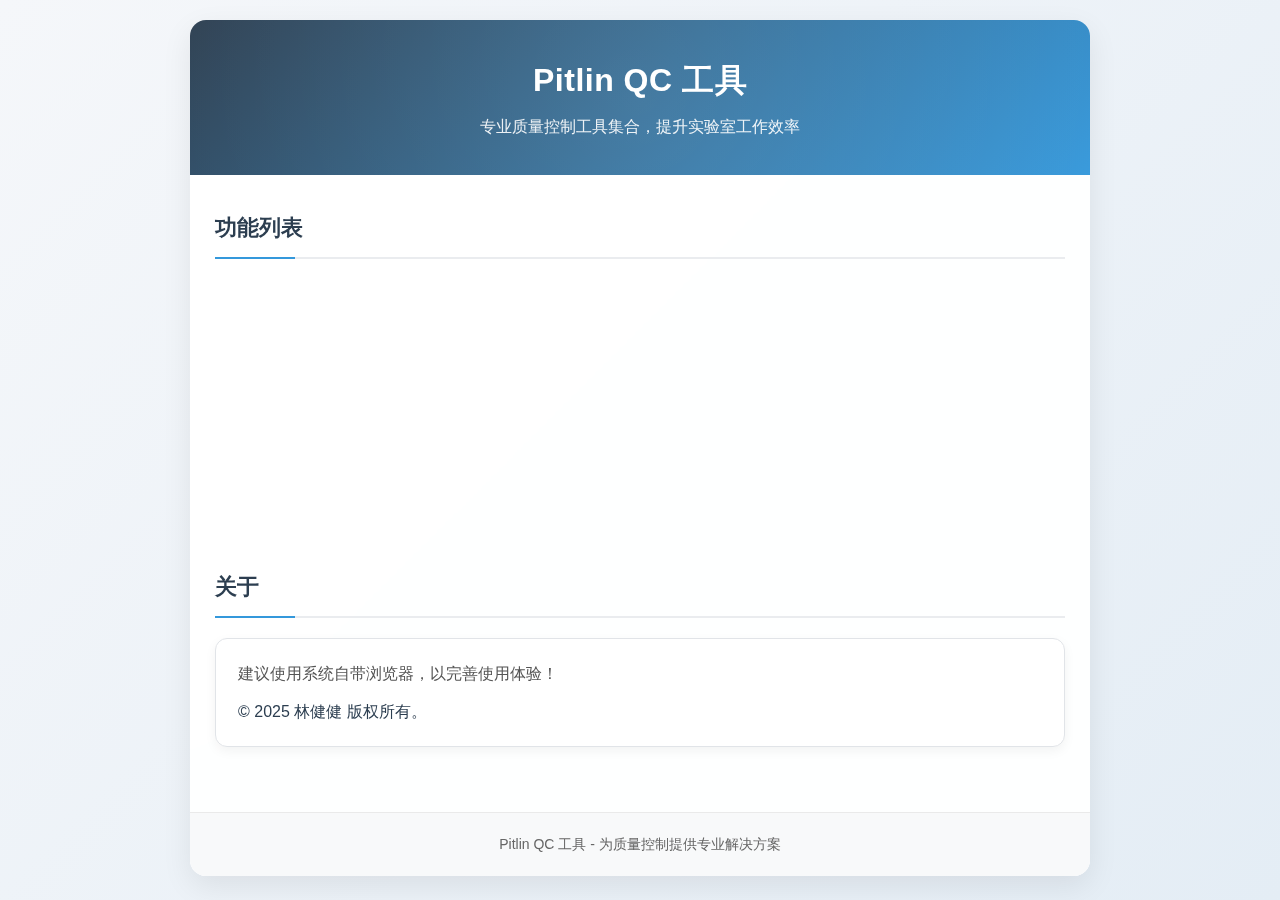
<file: index.html>
<!DOCTYPE html>
<html lang="zh-cmn-Hans">

<head>
    <meta charset="UTF-8">
    <meta name="viewport" content="width=device-width, initial-scale=1.0, maximum-scale=1.0, user-scalable=no">
    <title>Pitlin QC 工具</title>
    <script src="./statics/modules/jquery.min.js"></script>
    <style>
        * {
            margin: 0;
            padding: 0;
            box-sizing: border-box;
            font-family: 'Segoe UI', 'PingFang SC', 'Microsoft YaHei', sans-serif;
        }
        
        body {
            background: linear-gradient(135deg, #f5f7fa 0%, #e4edf5 100%);
            color: #333;
            line-height: 1.6;
            min-height: 100vh;
            padding: 20px;
        }
        
        .container {
            max-width: 900px;
            margin: 0 auto;
            background: rgba(255, 255, 255, 0.95);
            border-radius: 16px;
            box-shadow: 0 10px 30px rgba(0, 0, 0, 0.08);
            overflow: hidden;
            backdrop-filter: blur(10px);
        }
        
        .header {
            background: linear-gradient(135deg, #2c3e50 0%, #3498db 100%);
            color: white;
            padding: 35px 25px;
            text-align: center;
            position: relative;
            overflow: hidden;
        }
        
        .header::before {
            content: '';
            position: absolute;
            top: -50%;
            left: -50%;
            width: 200%;
            height: 200%;
            background: radial-gradient(circle, rgba(255,255,255,0.1) 0%, transparent 70%);
            z-index: 1;
        }
        
        .header-content {
            position: relative;
            z-index: 2;
        }
        
        .header h1 {
            font-size: 32px;
            margin-bottom: 8px;
            font-weight: 700;
            letter-spacing: 0.5px;
        }
        
        .header p {
            opacity: 0.9;
            font-size: 16px;
            max-width: 600px;
            margin: 0 auto;
        }
        
        .content {
            padding: 35px 25px;
        }
        
        .section-title {
            font-size: 22px;
            color: #2c3e50;
            margin-bottom: 20px;
            padding-bottom: 12px;
            border-bottom: 2px solid #eaecef;
            position: relative;
        }
        
        .section-title::after {
            content: '';
            position: absolute;
            bottom: -2px;
            left: 0;
            width: 80px;
            height: 2px;
            background: #3498db;
        }
        
        .list {
            display: grid;
            grid-template-columns: repeat(auto-fill, minmax(260px, 1fr));
            gap: 20px;
            margin-bottom: 35px;
        }
        
        .item {
            background: white;
            border: 1px solid #e1e4e8;
            border-radius: 12px;
            padding: 22px 18px;
            cursor: pointer;
            transition: all 0.3s ease;
            box-shadow: 0 4px 12px rgba(0,0,0,0.05);
            text-align: center;
            position: relative;
            overflow: hidden;
        }
        
        .item::before {
            content: '';
            position: absolute;
            top: 0;
            left: 0;
            width: 100%;
            height: 4px;
            background: linear-gradient(90deg, #3498db, #2c3e50);
            transform: scaleX(0);
            transition: transform 0.3s ease;
        }
        
        .item:hover {
            border-color: #3498db;
            transform: translateY(-5px);
            box-shadow: 0 10px 25px rgba(0,0,0,0.1);
        }
        
        .item:hover::before {
            transform: scaleX(1);
        }
        
        .item:nth-child(1):hover {
            border-color: #e74c3c;
        }
        
        .item:nth-child(1)::before {
            background: linear-gradient(90deg, #e74c3c, #c0392b);
        }
        
        .item:nth-child(2):hover {
            border-color: #e67e22;
        }
        
        .item:nth-child(2)::before {
            background: linear-gradient(90deg, #e67e22, #d35400);
        }
        
        .item:nth-child(3):hover {
            border-color: #9b59b6;
        }
        
        .item:nth-child(3)::before {
            background: linear-gradient(90deg, #9b59b6, #8e44ad);
        }
        
        .item:nth-child(4):hover {
            border-color: #1abc9c;
        }
        
        .item:nth-child(4)::before {
            background: linear-gradient(90deg, #1abc9c, #16a085);
        }
        
        .item:nth-child(5):hover {
            border-color: #f39c12;
        }
        
        .item:nth-child(5)::before {
            background: linear-gradient(90deg, #f39c12, #e67e22);
        }
        
        .item:nth-child(6):hover {
            border-color: #3498db;
        }
        
        .item:nth-child(6)::before {
            background: linear-gradient(90deg, #3498db, #2980b9);
        }
        
        .item:nth-child(7):hover {
            border-color: #2ecc71;
        }
        
        .item:nth-child(7)::before {
            background: linear-gradient(90deg, #2ecc71, #27ae60);
        }
        
        .about {
            background: white;
            border: 1px solid #e1e4e8;
            border-radius: 12px;
            padding: 22px;
            box-shadow: 0 4px 12px rgba(0,0,0,0.05);
        }
        
        .about p {
            margin-bottom: 12px;
            color: #555;
        }
        
        .about p:last-child {
            margin-bottom: 0;
            font-weight: 500;
            color: #2c3e50;
        }
        
        .footer {
            text-align: center;
            padding: 20px;
            background: #f8f9fa;
            color: #666;
            margin-top: 30px;
            border-top: 1px solid #eaeaea;
            font-size: 14px;
        }
        
        a {
            color: #3498db;
            text-decoration: none;
            transition: color 0.2s;
        }
        
        a:hover {
            color: #2c3e50;
        }
        
        /* 响应式调整 */
        @media (max-width: 768px) {
            .list {
                grid-template-columns: 1fr;
            }
            
            .header h1 {
                font-size: 26px;
            }
            
            .content {
                padding: 25px 20px;
            }
        }
        
        /* 加载动画 */
        @keyframes fadeInUp {
            from {
                opacity: 0;
                transform: translateY(20px);
            }
            to {
                opacity: 1;
                transform: translateY(0);
            }
        }
        
        .item {
            animation: fadeInUp 0.5s ease forwards;
            opacity: 0;
        }
        
        .item:nth-child(1) { animation-delay: 0.1s; }
        .item:nth-child(2) { animation-delay: 0.2s; }
        .item:nth-child(3) { animation-delay: 0.3s; }
        .item:nth-child(4) { animation-delay: 0.4s; }
        .item:nth-child(5) { animation-delay: 0.5s; }
        .item:nth-child(6) { animation-delay: 0.6s; }
        .item:nth-child(7) { animation-delay: 0.7s; }
    </style>
</head>

<body>
    <div class="container">
        <div class="header">
            <div class="header-content">
                <h1>Pitlin QC 工具</h1>
                <p>专业质量控制工具集合，提升实验室工作效率</p>
            </div>
        </div>
        
        <div class="content">
            <h2 class="section-title">功能列表</h2>
            <div class="list"></div>
            
            <h2 class="section-title">关于</h2>
            <div class="about">
                <p>建议使用系统自带浏览器，以完善使用体验！</p>
                <p>© 2025 林健健 版权所有。</p>
            </div>
        </div>
        
        <div class="footer">
            <p>Pitlin QC 工具 - 为质量控制提供专业解决方案</p>
        </div>
    </div>

    <script>
        let functions = [
            {
                "name": "干燥失重",
                "location": "./views/lod.html"
            },
            {
                "name": "炽灼残渣",
                "location": "./views/roi.html"
            },
            {
                "name": "进样时间推算",
                "location": "./views/injection-sequence.html"
            },
            {
                "name": "仪器/对照品效期查询",
                "location": "./views/expir-info.html"
            },
            {
                "name": "检验操作规程",
                "location": "./views/sop.html"
            },
            {
                "name": "QC计算工具集",
                "location": "./views/rsd.html"
            },
            {
                "name": "各国药典/中检所对照品检索",
                "location": "./views/statue.html"
            }
        ];

        $(document).ready(function() {
            // 加载功能列表
            functions.forEach(value => {
                let onclick = `window.location.href='${value.location}'`;
                let div = `<div class="item" onclick="${onclick}">${value.name}</div>`;
                $(".list").append(div);
            });
        });
    </script>
</body>

</html>
</file>
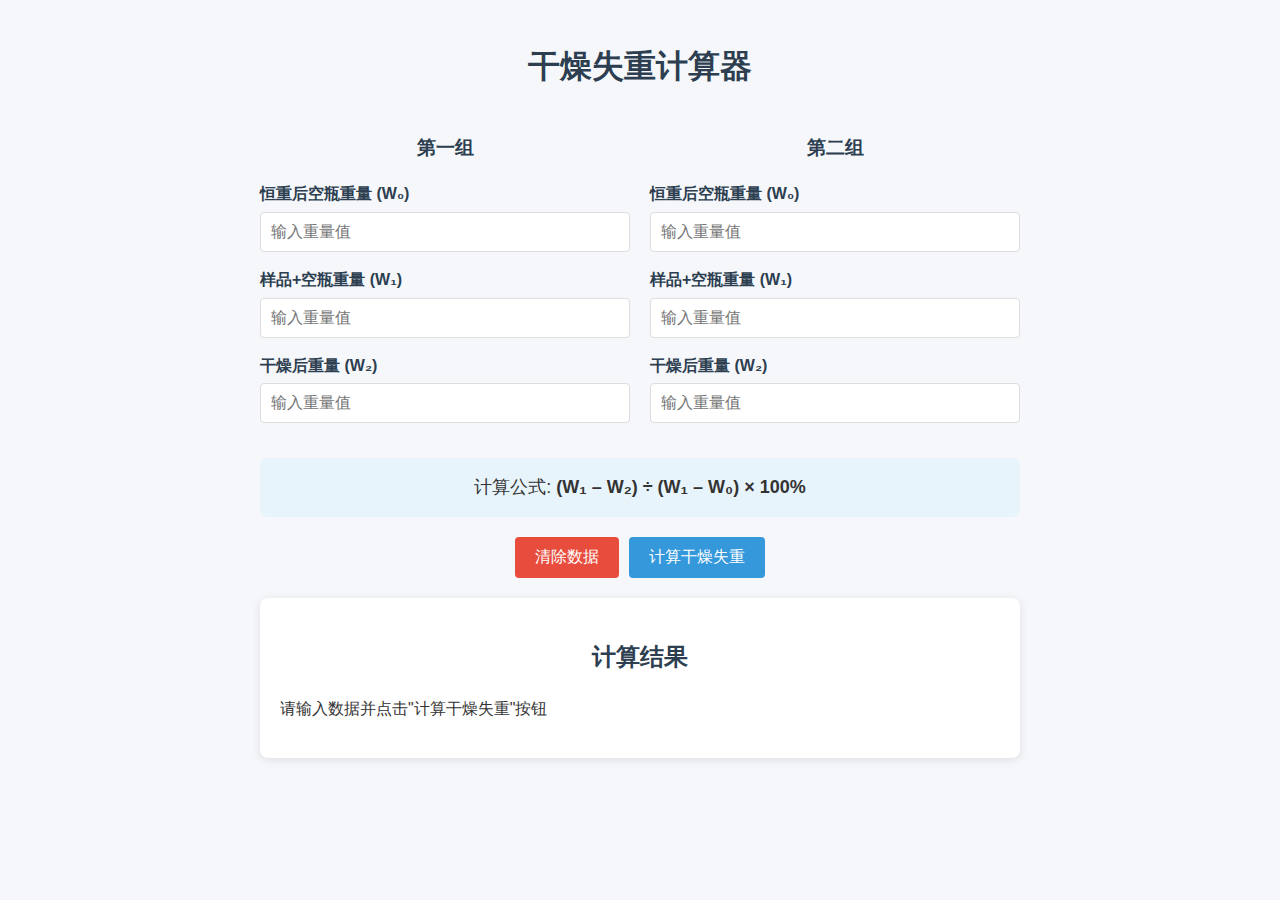
<file: views/lod.html>
<!DOCTYPE html>
<html lang="zh-cmn-Hans">
<head>
    <meta charset="UTF-8">
    <meta name="viewport" content="width=device-width, initial-scale=1.0">
    <title>干燥失重计算器</title>
    <style>
        * {
            box-sizing: border-box;
            font-family: 'Segoe UI', Tahoma, Geneva, Verdana, sans-serif;
        }
        body {
            max-width: 800px;
            margin: 0 auto;
            padding: 20px;
            background-color: #f5f7fa;
            color: #333;
            line-height: 1.6;
        }
        h1, h2, h3 {
            color: #2c3e50;
            text-align: center;
        }
        .container {
            display: grid;
            grid-template-columns: 1fr 1fr;
            column-gap: 20px;
            margin-bottom: 20px;
        }
        .input-group {
            margin-bottom: 15px;
        }
        label {
            display: block;
            margin-bottom: 5px;
            font-weight: 600;
            color: #2c3e50;
        }
        input {
            width: 100%;
            padding: 10px;
            border: 1px solid #ddd;
            border-radius: 4px;
            font-size: 16px;
        }
        input:focus {
            border-color: #3498db;
            outline: none;
            box-shadow: 0 0 5px rgba(52, 152, 219, 0.3);
        }
        .buttons {
            display: flex;
            justify-content: center;
            gap: 10px;
            margin: 20px 0;
        }
        button {
            padding: 10px 20px;
            background-color: #3498db;
            color: white;
            border: none;
            border-radius: 4px;
            cursor: pointer;
            font-size: 16px;
            transition: background-color 0.3s;
        }
        button:hover {
            background-color: #2980b9;
        }
        #clear {
            background-color: #e74c3c;
        }
        #clear:hover {
            background-color: #c0392b;
        }
        .result-box {
            background-color: white;
            border-radius: 8px;
            padding: 20px;
            box-shadow: 0 2px 10px rgba(0, 0, 0, 0.1);
            margin-top: 20px;
        }
        .calculation-steps {
            background-color: #f8f9fa;
            border-left: 4px solid #3498db;
            padding: 15px;
            margin: 20px 0;
            font-family: 'Courier New', monospace;
        }
        .result-item {
            margin: 10px 0;
            padding: 10px;
            background-color: #f1f8ff;
            border-radius: 4px;
        }
        .formula {
            text-align: center;
            font-size: 18px;
            margin: 20px 0;
            padding: 15px;
            background-color: #e8f4fc;
            border-radius: 8px;
        }
        @media (max-width: 600px) {
            .container {
                grid-template-columns: 1fr;
            }
            .buttons {
                flex-direction: column;
            }
        }
    </style>
</head>
<body>
    <h1>干燥失重计算器</h1>
    
    <div class="container">
        <div>
            <h3>第一组</h3>
            <div class="input-group">
                <label for="m0l">恒重后空瓶重量 (W₀)</label>
                <input type="number" id="m0l" placeholder="输入重量值">
            </div>
            <div class="input-group">
                <label for="m1l">样品+空瓶重量 (W₁)</label>
                <input type="number" id="m1l" placeholder="输入重量值">
            </div>
            <div class="input-group">
                <label for="m3l">干燥后重量 (W₂)</label>
                <input type="number" id="m3l" placeholder="输入重量值">
            </div>
        </div>
        
        <div>
            <h3>第二组</h3>
            <div class="input-group">
                <label for="m0r">恒重后空瓶重量 (W₀)</label>
                <input type="number" id="m0r" placeholder="输入重量值">
            </div>
            <div class="input-group">
                <label for="m1r">样品+空瓶重量 (W₁)</label>
                <input type="number" id="m1r" placeholder="输入重量值">
            </div>
            <div class="input-group">
                <label for="m3r">干燥后重量 (W₂)</label>
                <input type="number" id="m3r" placeholder="输入重量值">
            </div>
        </div>
    </div>
    
    <div class="formula">
        计算公式: <strong>(W₁ – W₂) ÷ (W₁ – W₀) × 100%</strong>
    </div>
    
    <div class="buttons">
        <button id="clear">清除数据</button>
        <button id="ok">计算干燥失重</button>
    </div>
    
    <div class="result-box">
        <h2>计算结果</h2>
        <div id="calculationSteps"></div>
        <div id="results"></div>
    </div>

    <script>
        document.addEventListener('DOMContentLoaded', function() {
            const calculateBtn = document.getElementById('ok');
            const clearBtn = document.getElementById('clear');
            const resultsDiv = document.getElementById('results');
            const stepsDiv = document.getElementById('calculationSteps');
            
            // 计算干燥失重
            function calculateLOD(W0, W1, W2) {
                if (!W0 || !W1 || !W2) return null;
                
                // 转换为数字
                W0 = parseFloat(W0);
                W1 = parseFloat(W1);
                W2 = parseFloat(W2);
                
                // 计算干燥失重百分比
                const numerator = W1 - W2;      // W1 - W2
                const denominator = W1 - W0;    // W1 - W0
                const result = (numerator / denominator) * 100;
                
                return {
                    value: result.toFixed(4),
                    steps: {
                        W0: W0,
                        W1: W1,
                        W2: W2,
                        numerator: numerator.toFixed(4),
                        denominator: denominator.toFixed(4),
                        formula: `(${W1} - ${W2}) ÷ (${W1} - ${W0}) × 100%`
                    }
                };
            }
            
            // 显示计算步骤
            function displayCalculationSteps(lod1, lod2) {
                let stepsHTML = '<h3>计算过程</h3>';
                
                if (lod1) {
                    stepsHTML += `
                        <div class="calculation-steps">
                            <h4>第一组计算过程:</h4>
                            <p>W₀ = ${lod1.steps.W0}</p>
                            <p>W₁ = ${lod1.steps.W1}</p>
                            <p>W₂ = ${lod1.steps.W2}</p>
                            <p>分子 (W₁ - W₂) = ${lod1.steps.numerator}</p>
                            <p>分母 (W₁ - W₀) = ${lod1.steps.denominator}</p>
                            <p>计算公式: ${lod1.steps.formula}</p>
                        </div>
                    `;
                }
                
                if (lod2) {
                    stepsHTML += `
                        <div class="calculation-steps">
                            <h4>第二组计算过程:</h4>
                            <p>W₀ = ${lod2.steps.W0}</p>
                            <p>W₁ = ${lod2.steps.W1}</p>
                            <p>W₂ = ${lod2.steps.W2}</p>
                            <p>分子 (W₁ - W₂) = ${lod2.steps.numerator}</p>
                            <p>分母 (W₁ - W₀) = ${lod2.steps.denominator}</p>
                            <p>计算公式: ${lod2.steps.formula}</p>
                        </div>
                    `;
                }
                
                stepsDiv.innerHTML = stepsHTML;
            }
            
            // 显示计算结果
            function displayResults(lod1, lod2) {
                let resultsHTML = '';
                
                if (lod1 && lod2) {
                    const average = ((parseFloat(lod1.value) + parseFloat(lod2.value)) / 2).toFixed(4);
                    
                    resultsHTML = `
                        <div class="result-item">
                            <strong>第一组干燥失重:</strong> ${lod1.value}%
                        </div>
                        <div class="result-item">
                            <strong>第二组干燥失重:</strong> ${lod2.value}%
                        </div>
                        <div class="result-item" style="background-color: #e1f5e1;">
                            <strong>平均值:</strong> ${average}%
                        </div>
                    `;
                } else if (lod1) {
                    resultsHTML = `
                        <div class="result-item">
                            <strong>第一组干燥失重:</strong> ${lod1.value}%
                        </div>
                    `;
                } else if (lod2) {
                    resultsHTML = `
                        <div class="result-item">
                            <strong>第二组干燥失重:</strong> ${lod2.value}%
                        </div>
                    `;
                } else {
                    resultsHTML = '<p>请输入完整的数据进行计算</p>';
                }
                
                resultsDiv.innerHTML = resultsHTML;
            }
            
            // 计算按钮点击事件
            calculateBtn.addEventListener('click', function() {
                // 获取输入值
                const m0l = document.getElementById('m0l').value;
                const m1l = document.getElementById('m1l').value;
                const m3l = document.getElementById('m3l').value;
                const m0r = document.getElementById('m0r').value;
                const m1r = document.getElementById('m1r').value;
                const m3r = document.getElementById('m3r').value;
                
                // 计算干燥失重
                const lod1 = calculateLOD(m0l, m1l, m3l);
                const lod2 = calculateLOD(m0r, m1r, m3r);
                
                // 显示结果
                displayCalculationSteps(lod1, lod2);
                displayResults(lod1, lod2);
            });
            
            // 清除按钮点击事件
            clearBtn.addEventListener('click', function() {
                if (confirm("确定要清除所有数据吗？")) {
                    // 清空所有输入框
                    document.querySelectorAll('input[type="number"]').forEach(input => {
                        input.value = '';
                    });
                    
                    // 清空结果显示
                    stepsDiv.innerHTML = '';
                    resultsDiv.innerHTML = '<p>请输入数据并点击"计算干燥失重"按钮</p>';
                }
            });
            
            // 初始显示
            resultsDiv.innerHTML = '<p>请输入数据并点击"计算干燥失重"按钮</p>';
        });
    </script>
</body>
</html>
</file>
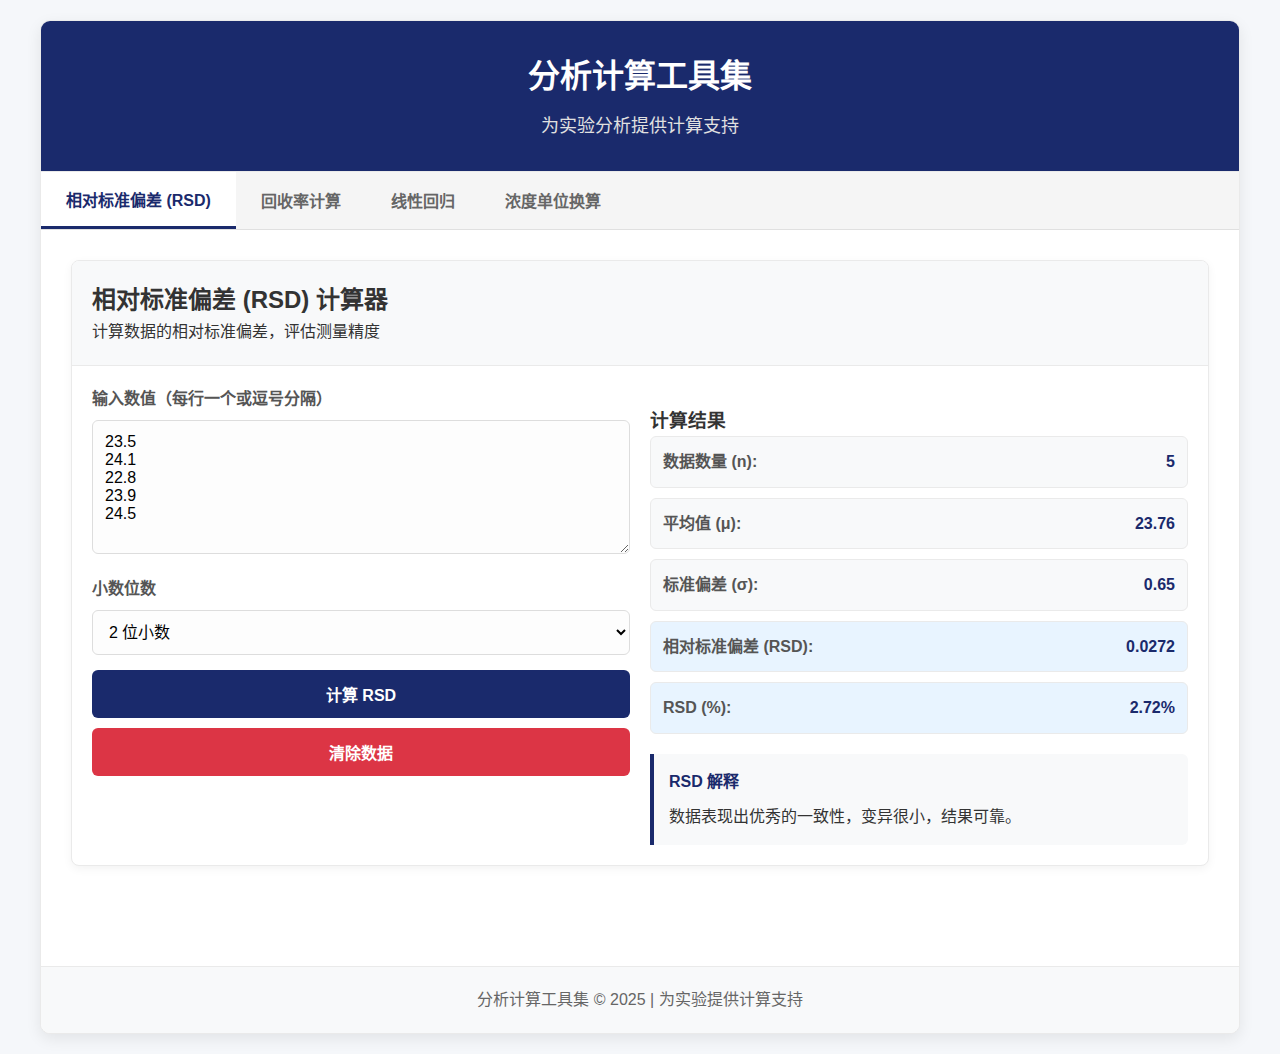
<file: views/rsd.html>
<!DOCTYPE html>
<html lang="zh-CN">
<head>
    <meta charset="UTF-8">
    <meta name="viewport" content="width=device-width, initial-scale=1.0">
    <title>分析计算工具集</title>
    <style>
        * {
            margin: 0;
            padding: 0;
            box-sizing: border-box;
            font-family: 'Segoe UI', Tahoma, Geneva, Verdana, sans-serif;
        }
        
        body {
            background-color: #f5f7fa;
            color: #333;
            line-height: 1.6;
            min-height: 100vh;
            padding: 20px;
        }
        
        .container {
            max-width: 1200px;
            margin: 0 auto;
            background: white;
            border-radius: 10px;
            box-shadow: 0 5px 15px rgba(0, 0, 0, 0.08);
            overflow: hidden;
            border: 1px solid #eaeaea;
        }
        
        .header {
            background: #1a2a6c;
            color: white;
            padding: 30px 20px;
            text-align: center;
            border-bottom: 1px solid #eaeaea;
        }
        
        .header h1 {
            font-size: 32px;
            margin-bottom: 10px;
        }
        
        .header p {
            color: #e0e0e0;
            font-size: 18px;
            max-width: 800px;
            margin: 0 auto;
        }
        
        .tabs {
            display: flex;
            background: #f5f5f5;
            border-bottom: 1px solid #e0e0e0;
            overflow-x: auto;
        }
        
        .tab {
            padding: 15px 25px;
            background: none;
            border: none;
            cursor: pointer;
            font-size: 16px;
            font-weight: 600;
            color: #666;
            transition: all 0.3s ease;
            white-space: nowrap;
        }
        
        .tab.active {
            color: #1a2a6c;
            background: white;
            border-bottom: 3px solid #1a2a6c;
        }
        
        .tab:hover {
            background: rgba(26, 42, 108, 0.1);
        }
        
        .tab-content {
            display: none;
            padding: 30px;
        }
        
        .tab-content.active {
            display: block;
        }
        
        .calculator {
            background: white;
            border-radius: 8px;
            box-shadow: 0 3px 10px rgba(0, 0, 0, 0.05);
            overflow: hidden;
            margin-bottom: 30px;
            border: 1px solid #eaeaea;
        }
        
        .calculator-header {
            background: #f8f9fa;
            color: #333;
            padding: 20px;
            border-bottom: 1px solid #eaeaea;
        }
        
        .calculator-content {
            padding: 20px;
            display: grid;
            grid-template-columns: 1fr 1fr;
            gap: 20px;
        }
        
        .input-group {
            margin-bottom: 15px;
        }
        
        .input-group label {
            display: block;
            margin-bottom: 8px;
            font-weight: 600;
            color: #555;
        }
        
        .input-group input, 
        .input-group select, 
        .input-group textarea {
            width: 100%;
            padding: 12px;
            border: 1px solid #ddd;
            border-radius: 6px;
            font-size: 16px;
            transition: border-color 0.3s;
            background: #fdfdfd;
        }
        
        .input-group input:focus, 
        .input-group select:focus, 
        .input-group textarea:focus {
            border-color: #1a2a6c;
            outline: none;
            background: white;
        }
        
        .btn {
            display: inline-block;
            padding: 12px 24px;
            background: #1a2a6c;
            color: white;
            border: none;
            border-radius: 6px;
            font-size: 16px;
            font-weight: 600;
            cursor: pointer;
            transition: all 0.3s ease;
            width: 100%;
        }
        
        .btn:hover {
            background: #2c3e50;
            transform: translateY(-2px);
            box-shadow: 0 3px 8px rgba(0, 0, 0, 0.1);
        }
        
        .btn-clear {
            background: #dc3545;
        }
        
        .btn-clear:hover {
            background: #c82333;
        }
        
        .results {
            margin-top: 20px;
        }
        
        .result-item {
            display: flex;
            justify-content: space-between;
            padding: 12px;
            background: #f8f9fa;
            border-radius: 6px;
            margin-bottom: 10px;
            border: 1px solid #eaeaea;
        }
        
        .result-label {
            font-weight: 600;
            color: #555;
        }
        
        .result-value {
            font-weight: bold;
            color: #1a2a6c;
        }
        
        .interpretation {
            margin-top: 20px;
            padding: 15px;
            background: #f8f9fa;
            border-left: 4px solid #1a2a6c;
            border-radius: 0 6px 6px 0;
        }
        
        .interpretation h4 {
            color: #1a2a6c;
            margin-bottom: 10px;
        }
        
        .footer {
            text-align: center;
            padding: 20px;
            background: #f8f9fa;
            color: #666;
            margin-top: 40px;
            border-top: 1px solid #eaeaea;
        }
        
        @media (max-width: 768px) {
            .calculator-content {
                grid-template-columns: 1fr;
            }
            
            .tabs {
                flex-wrap: wrap;
            }
            
            .tab {
                flex: 1;
                min-width: 120px;
                text-align: center;
            }
        }
        
        .formula {
            text-align: center;
            font-size: 18px;
            margin: 20px 0;
            padding: 15px;
            background: #e8f4fc;
            border-radius: 8px;
        }
        
        .data-group {
            margin-bottom: 20px;
        }
        
        .data-group h3 {
            margin-bottom: 10px;
            color: #1a2a6c;
            border-bottom: 1px solid #eee;
            padding-bottom: 5px;
        }
    </style>
</head>
<body>
    <div class="container">
        <div class="header">
            <h1>分析计算工具集</h1>
            <p>为实验分析提供计算支持</p>
        </div>
        
        <div class="tabs">
            <button class="tab active" data-tab="rsd">相对标准偏差 (RSD)</button>
            <button class="tab" data-tab="recovery">回收率计算</button>
            <button class="tab" data-tab="calibration">线性回归</button>
            <button class="tab" data-tab="conversion">浓度单位换算</button>
        </div>
        
        <!-- 相对标准偏差 (RSD) -->
        <div class="tab-content active" id="rsd">
            <div class="calculator">
                <div class="calculator-header">
                    <h2>相对标准偏差 (RSD) 计算器</h2>
                    <p>计算数据的相对标准偏差，评估测量精度</p>
                </div>
                <div class="calculator-content">
                    <div>
                        <div class="input-group">
                            <label for="dataInput">输入数值（每行一个或逗号分隔）</label>
                            <textarea id="dataInput" rows="6" placeholder="例如：
23.5
24.1
22.8
23.9
24.5
或
23.5, 24.1, 22.8, 23.9, 24.5"></textarea>
                        </div>
                        
                        <div class="input-group">
                            <label for="decimalPlaces">小数位数</label>
                            <select id="decimalPlaces">
                                <option value="2">2 位小数</option>
                                <option value="3">3 位小数</option>
                                <option value="4">4 位小数</option>
                                <option value="5">5 位小数</option>
                            </select>
                        </div>
                        
                        <button id="calculateRsdBtn" class="btn">计算 RSD</button>
                        <button id="clearRsdBtn" class="btn btn-clear" style="margin-top: 10px;">清除数据</button>
                    </div>
                    
                    <div>
                        <div class="results">
                            <h3>计算结果</h3>
                            <div class="result-item">
                                <span class="result-label">数据数量 (n):</span>
                                <span class="result-value" id="dataCount">-</span>
                            </div>
                            <div class="result-item">
                                <span class="result-label">平均值 (μ):</span>
                                <span class="result-value" id="meanValue">-</span>
                            </div>
                            <div class="result-item">
                                <span class="result-label">标准偏差 (σ):</span>
                                <span class="result-value" id="stdDevValue">-</span>
                            </div>
                            <div class="result-item" style="background: #e8f4ff;">
                                <span class="result-label">相对标准偏差 (RSD):</span>
                                <span class="result-value" id="rsdValue">-</span>
                            </div>
                            <div class="result-item" style="background: #e8f4ff;">
                                <span class="result-label">RSD (%):</span>
                                <span class="result-value" id="rsdPercentValue">-</span>
                            </div>
                        </div>
                        
                        <div class="interpretation">
                            <h4>RSD 解释</h4>
                            <p id="rsdInterpretation">输入数据以获取 RSD 解释</p>
                        </div>
                    </div>
                </div>
            </div>
        </div>
        
        <!-- 回收率计算 -->
        <div class="tab-content" id="recovery">
            <div class="calculator">
                <div class="calculator-header">
                    <h2>回收率计算</h2>
                    <p>计算分析方法的回收率</p>
                </div>
                <div class="calculator-content">
                    <div>
                        <div class="input-group">
                            <label for="measuredValue">测定值</label>
                            <input type="number" id="measuredValue" placeholder="样品的测定值">
                        </div>
                        
                        <div class="input-group">
                            <label for="expectedValue">理论值/加标值</label>
                            <input type="number" id="expectedValue" placeholder="理论值或加标值">
                        </div>
                        
                        <div class="input-group">
                            <label for="sampleAmount">样品量</label>
                            <input type="number" id="sampleAmount" placeholder="样品量 (可选)">
                        </div>
                        
                        <div class="input-group">
                            <label for="spikeAmount">加标量</label>
                            <input type="number" id="spikeAmount" placeholder="加标量 (可选)">
                        </div>
                        
                        <button id="calculateRecoveryBtn" class="btn">计算回收率</button>
                    </div>
                    
                    <div>
                        <div class="results">
                            <h3>计算结果</h3>
                            <div class="result-item">
                                <span class="result-label">回收率:</span>
                                <span class="result-value" id="recoveryResult">-</span>
                            </div>
                            <div class="result-item">
                                <span class="result-label">回收率百分比:</span>
                                <span class="result-value" id="recoveryPercentResult">-</span>
                            </div>
                        </div>
                        
                        <div class="interpretation">
                            <h4>回收率解释</h4>
                            <p id="recoveryInterpretation">输入数据以获取回收率解释</p>
                            <p><strong>参考标准:</strong></p>
                            <ul>
                                <li>优秀: 95-105%</li>
                                <li>良好: 90-110%</li>
                                <li>可接受: 85-115%</li>
                            </ul>
                        </div>
                    </div>
                </div>
            </div>
        </div>
        
        <!-- 线性回归 -->
        <div class="tab-content" id="calibration">
            <div class="calculator">
                <div class="calculator-header">
                    <h2>线性回归分析</h2>
                    <p>使用标准品数据拟合线性回归方程并计算未知样品浓度</p>
                </div>
                <div class="calculator-content">
                    <div>
                        <div class="input-group">
                            <label for="calibrationData">标准品数据 (浓度,响应值)</label>
                            <textarea id="calibrationData" rows="6" placeholder="每行一组数据，格式：浓度,响应值
例如：
0.1, 125
0.2, 250
0.5, 620
1.0, 1250
2.0, 2480"></textarea>
                        </div>
                        
                        <div class="input-group">
                            <label for="sampleResponse">未知样品响应值</label>
                            <input type="number" id="sampleResponse" placeholder="输入未知样品的响应值">
                        </div>
                        
                        <button id="calculateCalibrationBtn" class="btn">计算浓度</button>
                        <button id="clearCalibrationBtn" class="btn btn-clear" style="margin-top: 10px;">清除数据</button>
                    </div>
                    
                    <div>
                        <div class="results">
                            <h3>计算结果</h3>
                            <div class="result-item">
                                <span class="result-label">回归方程:</span>
                                <span class="result-value" id="equationResult">-</span>
                            </div>
                            <div class="result-item">
                                <span class="result-label">相关系数 (R²):</span>
                                <span class="result-value" id="rSquaredResult">-</span>
                            </div>
                            <div class="result-item" style="background: #e8f4ff;">
                                <span class="result-label">样品浓度:</span>
                                <span class="result-value" id="sampleConcentrationResult">-</span>
                            </div>
                        </div>
                        
                        <div class="interpretation">
                            <h4>线性回归质量</h4>
                            <p id="calibrationInterpretation">输入数据以获取回归质量评估</p>
                        </div>
                    </div>
                </div>
            </div>
        </div>
        
        <!-- 浓度单位换算 -->
        <div class="tab-content" id="conversion">
            <div class="calculator">
                <div class="calculator-header">
                    <h2>浓度单位换算</h2>
                    <p>在不同浓度单位之间进行转换</p>
                </div>
                <div class="calculator-content">
                    <div>
                        <div class="input-group">
                            <label for="concentrationValue">浓度值</label>
                            <input type="number" id="concentrationValue" placeholder="输入浓度值" value="1">
                        </div>
                        
                        <div class="input-group">
                            <label for="fromUnit">从单位</label>
                            <select id="fromUnit">
                                <option value="mg/L">mg/L</option>
                                <option value="μg/mL">μg/mL</option>
                                <option value="μg/L">μg/L</option>
                                <option value="ng/mL">ng/mL</option>
                                <option value="ng/μL">ng/μL</option>
                                <option value="M">M (mol/L)</option>
                                <option value="mM">mM (mmol/L)</option>
                                <option value="μM">μM (μmol/L)</option>
                                <option value="nM">nM (nmol/L)</option>
                                <option value="%">% (百分比)</option>
                                <option value="ppm">ppm</option>
                                <option value="ppb">ppb</option>
                            </select>
                        </div>
                        
                        <div class="input-group">
                            <label for="toUnit">转换为</label>
                            <select id="toUnit">
                                <option value="mg/L">mg/L</option>
                                <option value="μg/mL">μg/mL</option>
                                <option value="μg/L">μg/L</option>
                                <option value="ng/mL">ng/mL</option>
                                <option value="ng/μL">ng/μL</option>
                                <option value="M">M (mol/L)</option>
                                <option value="mM">mM (mmol/L)</option>
                                <option value="μM">μM (μmol/L)</option>
                                <option value="nM">nM (nmol/L)</option>
                                <option value="%">% (百分比)</option>
                                <option value="ppm">ppm</option>
                                <option value="ppb">ppb</option>
                            </select>
                        </div>
                        
                        <div class="input-group">
                            <label for="molecularWeight">分子量 (g/mol)</label>
                            <input type="number" id="molecularWeight" placeholder="可选，用于摩尔浓度转换">
                        </div>
                        
                        <button id="convertBtn" class="btn">换算</button>
                    </div>
                    
                    <div>
                        <div class="results">
                            <h3>换算结果</h3>
                            <div class="result-item">
                                <span class="result-label">换算值:</span>
                                <span class="result-value" id="conversionResult">-</span>
                            </div>
                        </div>
                        
                        <div class="interpretation">
                            <h4>单位说明</h4>
                            <p><strong>质量浓度单位:</strong> mg/L, μg/mL, μg/L, ng/mL, ng/μL</p>
                            <p><strong>摩尔浓度单位:</strong> M, mM, μM, nM (需要分子量)</p>
                            <p><strong>比例单位:</strong> %, ppm, ppb</p>
                        </div>
                    </div>
                </div>
            </div>
        </div>
        
        <div class="footer">
            <p>分析计算工具集 &copy; 2025 | 为实验提供计算支持</p>
        </div>
    </div>

    <script>
        // 标签切换功能
        document.querySelectorAll('.tab').forEach(tab => {
            tab.addEventListener('click', () => {
                // 移除所有标签和内容的active类
                document.querySelectorAll('.tab').forEach(t => t.classList.remove('active'));
                document.querySelectorAll('.tab-content').forEach(c => c.classList.remove('active'));
                
                // 添加当前标签和内容的active类
                tab.classList.add('active');
                document.getElementById(tab.dataset.tab).classList.add('active');
            });
        });
        
        // 浓度单位换算功能
        document.getElementById('convertBtn').addEventListener('click', function() {
            const value = parseFloat(document.getElementById('concentrationValue').value);
            const fromUnit = document.getElementById('fromUnit').value;
            const toUnit = document.getElementById('toUnit').value;
            const molecularWeight = document.getElementById('molecularWeight').value ? 
                parseFloat(document.getElementById('molecularWeight').value) : null;
            
            if (isNaN(value)) {
                alert('请输入有效的浓度值');
                return;
            }
            
            const result = convertConcentration(value, fromUnit, toUnit, molecularWeight);
            document.getElementById('conversionResult').textContent = result.toFixed(6) + ' ' + toUnit;
        });
        
        // 回收率计算功能
        document.getElementById('calculateRecoveryBtn').addEventListener('click', function() {
            const measured = parseFloat(document.getElementById('measuredValue').value);
            const expected = parseFloat(document.getElementById('expectedValue').value);
            const sampleAmount = document.getElementById('sampleAmount').value ? 
                parseFloat(document.getElementById('sampleAmount').value) : null;
            const spikeAmount = document.getElementById('spikeAmount').value ? 
                parseFloat(document.getElementById('spikeAmount').value) : null;
            
            if (isNaN(measured) || isNaN(expected)) {
                alert('请输入有效的测定值和理论值');
                return;
            }
            
            let recovery, recoveryPercent;
            
            if (sampleAmount && spikeAmount) {
                // 计算加标回收率
                const originalAmount = sampleAmount * expected;
                const spikedAmount = sampleAmount * measured;
                const addedAmount = spikeAmount;
                recovery = (spikedAmount - originalAmount) / addedAmount;
            } else {
                // 简单回收率计算
                recovery = measured / expected;
            }
            
            recoveryPercent = recovery * 100;
            
            document.getElementById('recoveryResult').textContent = recovery.toFixed(4);
            document.getElementById('recoveryPercentResult').textContent = recoveryPercent.toFixed(2) + '%';
            
            // 更新解释
            let interpretation = '';
            if (recoveryPercent >= 95 && recoveryPercent <= 105) {
                interpretation = '回收率优秀，方法准确可靠。';
            } else if (recoveryPercent >= 90 && recoveryPercent <= 110) {
                interpretation = '回收率良好，方法可接受。';
            } else if (recoveryPercent >= 85 && recoveryPercent <= 115) {
                interpretation = '回收率在可接受范围内。';
            } else {
                interpretation = '回收率超出可接受范围，建议检查方法或重复实验。';
            }
            
            document.getElementById('recoveryInterpretation').textContent = interpretation;
        });
        
        // RSD计算功能
        document.getElementById('calculateRsdBtn').addEventListener('click', function() {
            calculateRSD();
        });
        
        document.getElementById('clearRsdBtn').addEventListener('click', function() {
            document.getElementById('dataInput').value = '';
            resetRSDResults();
        });
        
        // 线性回归计算功能
        document.getElementById('calculateCalibrationBtn').addEventListener('click', function() {
            calculateCalibration();
        });
        
        document.getElementById('clearCalibrationBtn').addEventListener('click', function() {
            document.getElementById('calibrationData').value = '';
            document.getElementById('sampleResponse').value = '';
            resetCalibrationResults();
        });
        
        // 浓度单位换算函数
        function convertConcentration(value, fromUnit, toUnit, molecularWeight) {
            // 转换为基准单位 (mg/L)
            let baseValue;
            
            // 从原始单位转换为基准单位
            switch(fromUnit) {
                case 'mg/L':
                    baseValue = value;
                    break;
                case 'μg/mL':
                    baseValue = value;
                    break;
                case 'μg/L':
                    baseValue = value / 1000;
                    break;
                case 'ng/mL':
                    baseValue = value / 1000;
                    break;
                case 'ng/μL':
                    baseValue = value;
                    break;
                case 'M':
                    baseValue = molecularWeight ? value * molecularWeight * 1000 : NaN;
                    break;
                case 'mM':
                    baseValue = molecularWeight ? value * molecularWeight : NaN;
                    break;
                case 'μM':
                    baseValue = molecularWeight ? value * molecularWeight / 1000 : NaN;
                    break;
                case 'nM':
                    baseValue = molecularWeight ? value * molecularWeight / 1000000 : NaN;
                    break;
                case '%':
                    baseValue = value * 10000; // 1% = 10,000 mg/L
                    break;
                case 'ppm':
                    baseValue = value;
                    break;
                case 'ppb':
                    baseValue = value / 1000;
                    break;
                default:
                    baseValue = value;
            }
            
            if (isNaN(baseValue)) {
                alert('需要分子量才能进行摩尔浓度转换');
                return NaN;
            }
            
            // 从基准单位转换为目标单位
            let result;
            switch(toUnit) {
                case 'mg/L':
                    result = baseValue;
                    break;
                case 'μg/mL':
                    result = baseValue;
                    break;
                case 'μg/L':
                    result = baseValue * 1000;
                    break;
                case 'ng/mL':
                    result = baseValue * 1000;
                    break;
                case 'ng/μL':
                    result = baseValue;
                    break;
                case 'M':
                    result = molecularWeight ? baseValue / (molecularWeight * 1000) : NaN;
                    break;
                case 'mM':
                    result = molecularWeight ? baseValue / molecularWeight : NaN;
                    break;
                case 'μM':
                    result = molecularWeight ? baseValue / (molecularWeight / 1000) : NaN;
                    break;
                case 'nM':
                    result = molecularWeight ? baseValue / (molecularWeight / 1000000) : NaN;
                    break;
                case '%':
                    result = baseValue / 10000;
                    break;
                case 'ppm':
                    result = baseValue;
                    break;
                case 'ppb':
                    result = baseValue * 1000;
                    break;
                default:
                    result = baseValue;
            }
            
            if (isNaN(result)) {
                alert('需要分子量才能进行摩尔浓度转换');
                return NaN;
            }
            
            return result;
        }
        
        // RSD计算函数
        function calculateRSD() {
            const inputText = document.getElementById('dataInput').value.trim();
            if (!inputText) {
                alert('请输入数据');
                return;
            }
            
            // 解析输入数据
            let data = parseData(inputText);
            
            if (data.length === 0) {
                alert('未找到有效数值数据');
                return;
            }
            
            if (data.length < 2) {
                alert('需要至少两个数据点才能计算标准偏差');
                return;
            }
            
            // 计算统计值
            const stats = calculateStats(data);
            
            // 更新结果显示
            updateRSDResults(stats, data);
        }
        
        // 解析输入数据
        function parseData(input) {
            // 替换中文逗号为英文逗号
            input = input.replace(/，/g, ',');
            
            // 分割数据
            let numbers = [];
            if (input.includes(',') || input.includes('\n')) {
                // 使用逗号或换行符分割
                const parts = input.split(/[\n,]/);
                numbers = parts.map(part => {
                    const num = parseFloat(part.trim());
                    return isNaN(num) ? null : num;
                }).filter(num => num !== null);
            } else {
                // 尝试直接解析
                const num = parseFloat(input);
                if (!isNaN(num)) {
                    numbers = [num];
                }
            }
            
            return numbers;
        }
        
        // 计算统计值
        function calculateStats(data) {
            const n = data.length;
            
            // 计算平均值
            const sum = data.reduce((a, b) => a + b, 0);
            const mean = sum / n;
            
            // 计算标准偏差
            const squaredDiffs = data.map(value => Math.pow(value - mean, 2));
            const variance = squaredDiffs.reduce((a, b) => a + b, 0) / (n - 1);
            const stdDev = Math.sqrt(variance);
            
            // 计算RSD
            const rsd = stdDev / mean;
            const rsdPercent = rsd * 100;
            
            return {
                n: n,
                mean: mean,
                stdDev: stdDev,
                rsd: rsd,
                rsdPercent: rsdPercent
            };
        }
        
        // 更新RSD结果显示
        function updateRSDResults(stats, data) {
            const decimal = parseInt(document.getElementById('decimalPlaces').value);
            
            document.getElementById('dataCount').textContent = stats.n;
            document.getElementById('meanValue').textContent = stats.mean.toFixed(decimal);
            document.getElementById('stdDevValue').textContent = stats.stdDev.toFixed(decimal);
            document.getElementById('rsdValue').textContent = stats.rsd.toFixed(decimal + 2);
            document.getElementById('rsdPercentValue').textContent = stats.rsdPercent.toFixed(decimal) + '%';
            
            // 更新RSD解释
            updateRSDInterpretation(stats.rsdPercent);
        }
        
        // 更新RSD解释
        function updateRSDInterpretation(rsdPercent) {
            let interpretation = '';
            
            if (rsdPercent < 2) {
                interpretation = '数据表现出极好的一致性，变异非常小，结果非常可靠。';
            } else if (rsdPercent < 5) {
                interpretation = '数据表现出优秀的一致性，变异很小，结果可靠。';
            } else if (rsdPercent < 10) {
                interpretation = '数据表现出良好的一致性，变异较小，结果可接受。';
            } else if (rsdPercent < 15) {
                interpretation = '数据表现出可接受的一致性，变异在可接受范围内。';
            } else {
                interpretation = '数据变异较大，建议检查数据来源、测量方法或重复实验。';
            }
            
            document.getElementById('rsdInterpretation').textContent = interpretation;
        }
        
        // 重置RSD结果
        function resetRSDResults() {
            document.getElementById('dataCount').textContent = '-';
            document.getElementById('meanValue').textContent = '-';
            document.getElementById('stdDevValue').textContent = '-';
            document.getElementById('rsdValue').textContent = '-';
            document.getElementById('rsdPercentValue').textContent = '-';
            document.getElementById('rsdInterpretation').textContent = '输入数据以获取 RSD 解释';
        }
        
        // 线性回归计算
        function calculateCalibration() {
            const inputText = document.getElementById('calibrationData').value.trim();
            const sampleResponse = parseFloat(document.getElementById('sampleResponse').value);
            
            if (!inputText) {
                alert('请输入标准品数据');
                return;
            }
            
            if (isNaN(sampleResponse)) {
                alert('请输入有效的样品响应值');
                return;
            }
            
            // 解析标准品数据
            const calibrationData = parseCalibrationData(inputText);
            
            if (calibrationData.length < 2) {
                alert('需要至少两个标准品数据点才能进行拟合');
                return;
            }
            
            // 进行线性回归
            const result = linearRegression(calibrationData);
            
            // 计算样品浓度
            const sampleConcentration = (sampleResponse - result.b) / result.a;
            
            // 更新结果显示
            updateCalibrationResults(result, sampleConcentration);
        }
        
        // 解析标准品数据
        function parseCalibrationData(input) {
            const lines = input.split('\n');
            const data = [];
            
            lines.forEach(line => {
                line = line.trim();
                if (line) {
                    const parts = line.split(',');
                    if (parts.length >= 2) {
                        const concentration = parseFloat(parts[0].trim());
                        const response = parseFloat(parts[1].trim());
                        
                        if (!isNaN(concentration) && !isNaN(response)) {
                            data.push({ x: concentration, y: response });
                        }
                    }
                }
            });
            
            return data;
        }
        
        // 线性回归
        function linearRegression(data) {
            const xValues = data.map(point => point.x);
            const yValues = data.map(point => point.y);
            
            // 线性回归 y = ax + b
            const n = data.length;
            const sumX = xValues.reduce((a, b) => a + b, 0);
            const sumY = yValues.reduce((a, b) => a + b, 0);
            const sumXY = data.reduce((sum, point) => sum + point.x * point.y, 0);
            const sumX2 = xValues.reduce((sum, x) => sum + x * x, 0);
            
            const a = (n * sumXY - sumX * sumY) / (n * sumX2 - sumX * sumX);
            const b = (sumY - a * sumX) / n;
            
            // 计算R²
            const yMean = sumY / n;
            const ssTot = yValues.reduce((sum, y) => sum + Math.pow(y - yMean, 2), 0);
            const ssRes = data.reduce((sum, point) => sum + Math.pow(point.y - (a * point.x + b), 2), 0);
            const rSquared = 1 - (ssRes / ssTot);
            
            return {
                a: a,
                b: b,
                rSquared: rSquared,
                equation: `y = ${a.toFixed(4)}x + ${b.toFixed(4)}`
            };
        }
        
        // 更新线性回归结果
        function updateCalibrationResults(result, concentration) {
            document.getElementById('equationResult').textContent = result.equation;
            document.getElementById('rSquaredResult').textContent = result.rSquared.toFixed(4);
            document.getElementById('sampleConcentrationResult').textContent = isNaN(concentration) ? 
                '无法计算' : concentration.toFixed(6);
            
            // 更新拟合质量解释
            let interpretation = '';
            if (result.rSquared > 0.99) {
                interpretation = '线性关系优秀，相关性很好。';
            } else if (result.rSquared > 0.95) {
                interpretation = '线性关系良好，相关性较好。';
            } else if (result.rSquared > 0.90) {
                interpretation = '线性关系可接受，相关性一般。';
            } else {
                interpretation = '线性关系较差，建议检查数据。';
            }
            
            document.getElementById('calibrationInterpretation').textContent = interpretation;
        }
        
        // 重置线性回归结果
        function resetCalibrationResults() {
            document.getElementById('equationResult').textContent = '-';
            document.getElementById('rSquaredResult').textContent = '-';
            document.getElementById('sampleConcentrationResult').textContent = '-';
            document.getElementById('calibrationInterpretation').textContent = '输入数据以获取回归质量评估';
        }
        
        // 初始化
        document.addEventListener('DOMContentLoaded', function() {
            // 设置示例数据
            document.getElementById('dataInput').value = "23.5\n24.1\n22.8\n23.9\n24.5";
            document.getElementById('calibrationData').value = "0.1, 125\n0.2, 250\n0.5, 620\n1.0, 1250\n2.0, 2480";
            document.getElementById('sampleResponse').value = "800";
            
            // 初始计算
            calculateRSD();
            calculateCalibration();
        });
    </script>
</body>
</html>
</file>
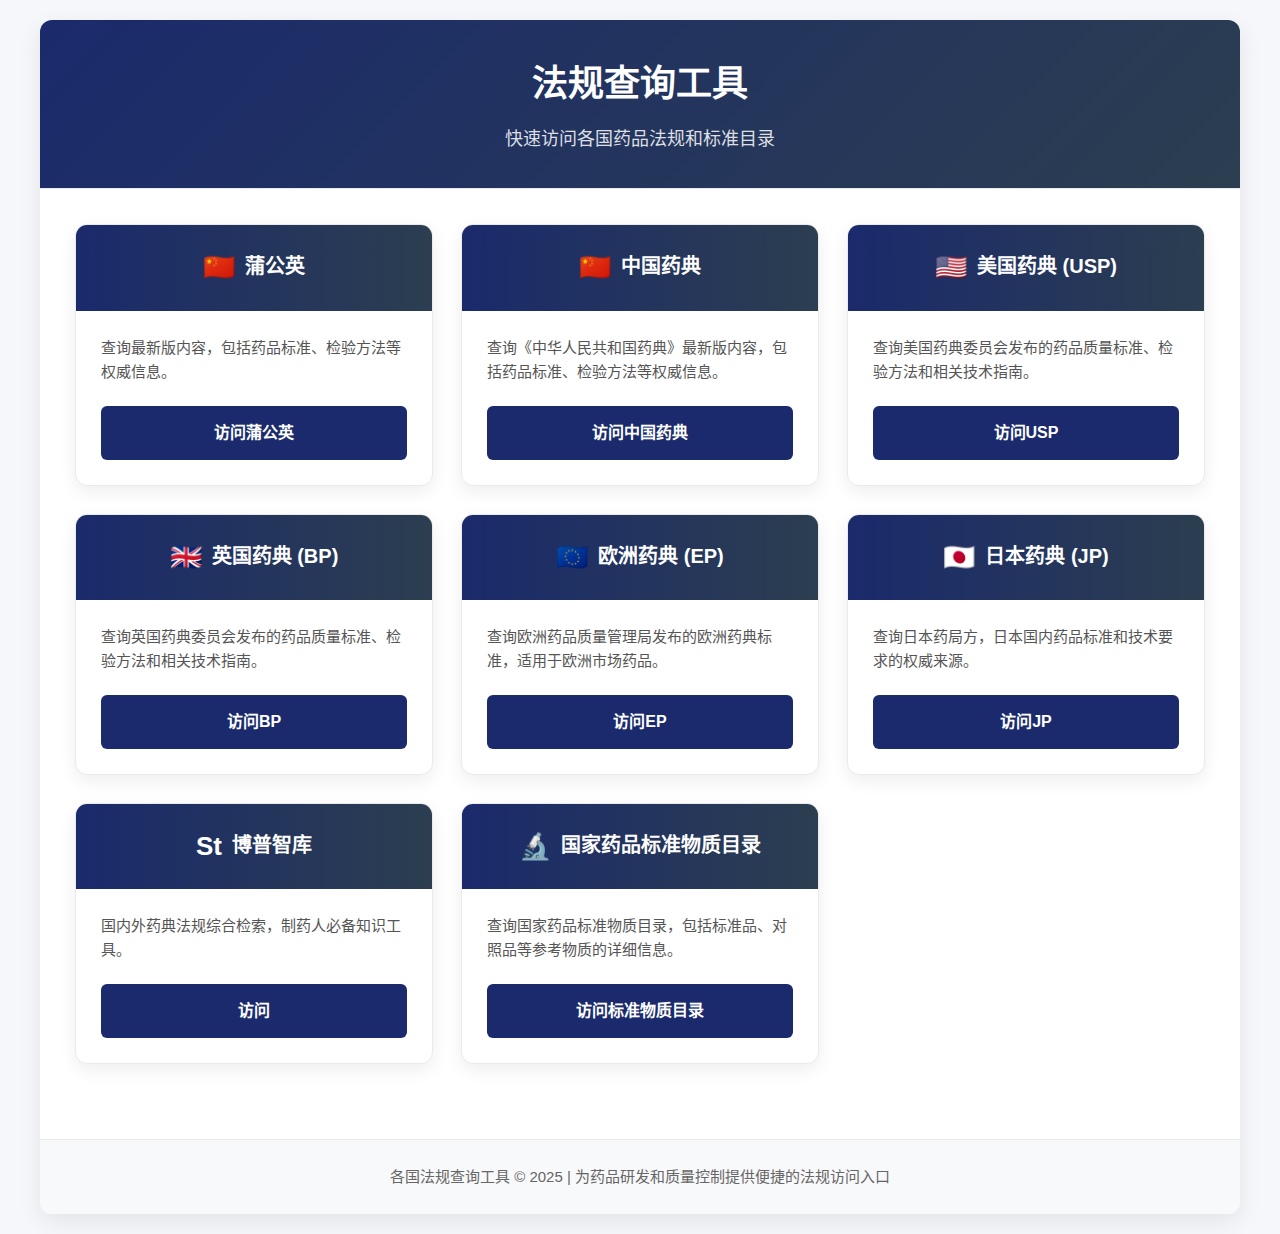
<file: views/statue.html>
<!DOCTYPE html>
<html lang="zh-CN">
<head>
    <meta charset="UTF-8">
    <meta name="viewport" content="width=device-width, initial-scale=1.0">
    <title>各国法规查询工具</title>
    <style>
        * {
            margin: 0;
            padding: 0;
            box-sizing: border-box;
            font-family: 'Segoe UI', Tahoma, Geneva, Verdana, sans-serif;
        }
        
        body {
            background-color: #f5f7fa;
            color: #333;
            line-height: 1.6;
            min-height: 100vh;
            padding: 20px;
        }
        
        .container {
            max-width: 1200px;
            margin: 0 auto;
            background: white;
            border-radius: 12px;
            box-shadow: 0 8px 25px rgba(0, 0, 0, 0.08);
            overflow: hidden;
        }
        
        .header {
            background: linear-gradient(135deg, #1a2a6c, #2c3e50);
            color: white;
            padding: 35px 20px;
            text-align: center;
            border-bottom: 1px solid #eaeaea;
        }
        
        .header h1 {
            font-size: 36px;
            margin-bottom: 12px;
            font-weight: 700;
        }
        
        .header p {
            color: rgba(255, 255, 255, 0.85);
            font-size: 18px;
            max-width: 800px;
            margin: 0 auto;
        }
        
        .content {
            padding: 35px;
        }
        
        .regulation-grid {
            display: grid;
            grid-template-columns: repeat(auto-fill, minmax(320px, 1fr));
            gap: 28px;
        }
        
        .regulation-card {
            background: white;
            border-radius: 12px;
            box-shadow: 0 6px 18px rgba(0, 0, 0, 0.07);
            overflow: hidden;
            transition: transform 0.3s ease, box-shadow 0.3s ease;
            border: 1px solid #eaeaea;
            height: 100%;
            display: flex;
            flex-direction: column;
        }
        
        .regulation-card:hover {
            transform: translateY(-8px);
            box-shadow: 0 12px 28px rgba(0, 0, 0, 0.12);
        }
        
        .regulation-header {
            background: linear-gradient(90deg, #1a2a6c, #2c3e50);
            color: white;
            padding: 22px;
            text-align: center;
        }
        
        .regulation-body {
            padding: 25px;
            flex-grow: 1;
            display: flex;
            flex-direction: column;
        }
        
        .regulation-description {
            margin-bottom: 22px;
            color: #555;
            font-size: 15px;
            line-height: 1.6;
            flex-grow: 1;
        }
        
        .btn {
            display: inline-block;
            padding: 14px 24px;
            background: #1a2a6c;
            color: white;
            border: none;
            border-radius: 6px;
            font-size: 16px;
            font-weight: 600;
            cursor: pointer;
            transition: all 0.3s ease;
            width: 100%;
            text-align: center;
            text-decoration: none;
            margin-top: auto;
        }
        
        .btn:hover {
            background: #2c3e50;
            transform: translateY(-2px);
            box-shadow: 0 4px 12px rgba(26, 42, 108, 0.3);
        }
        
        .footer {
            text-align: center;
            padding: 25px;
            background: #f8f9fa;
            color: #666;
            margin-top: 40px;
            border-top: 1px solid #eaeaea;
            font-size: 15px;
        }
        
        @media (max-width: 768px) {
            .regulation-grid {
                grid-template-columns: 1fr;
            }
            
            .header h1 {
                font-size: 28px;
            }
            
            .content {
                padding: 25px;
            }
        }
        
        .country-flag {
            font-size: 26px;
            margin-right: 10px;
            vertical-align: middle;
        }
        
        .regulation-header h3 {
            font-size: 20px;
            margin: 0;
        }
    </style>
</head>
<body>
    <div class="container">
        <div class="header">
            <h1>法规查询工具</h1>
            <p>快速访问各国药品法规和标准目录</p>
        </div>
        
        <div class="content">
            <div class="regulation-grid">
                <div class="regulation-card">
                    <div class="regulation-header">
                        <h3><span class="country-flag">🇨🇳</span>蒲公英</h3>
                    </div>
                    <div class="regulation-body">
                        <p class="regulation-description">查询最新版内容，包括药品标准、检验方法等权威信息。</p>
                        <a href="https://db2.ouryao.com/" target="_blank" class="btn">访问蒲公英</a>
                    </div>
                </div>
                
                <div class="regulation-card">
                    <div class="regulation-header">
                        <h3><span class="country-flag">🇨🇳</span>中国药典</h3>
                    </div>
                    <div class="regulation-body">
                        <p class="regulation-description">查询《中华人民共和国药典》最新版内容，包括药品标准、检验方法等权威信息。</p>
                        <a href="https://www.bopuyun.com/yaodian/2025/" target="_blank" class="btn">访问中国药典</a>
                    </div>
                </div>

                <div class="regulation-card">
                    <div class="regulation-header">
                        <h3><span class="country-flag">🇺🇸</span>美国药典 (USP)</h3>
                    </div>
                    <div class="regulation-body">
                        <p class="regulation-description">查询美国药典委员会发布的药品质量标准、检验方法和相关技术指南。</p>
                        <a href="https://www.usp.org/" target="_blank" class="btn">访问USP</a>
                    </div>
                </div>

                <div class="regulation-card">
                    <div class="regulation-header">
                        <h3><span class="country-flag">🇬🇧</span>英国药典 (BP)</h3>
                    </div>
                    <div class="regulation-body">
                        <p class="regulation-description">查询英国药典委员会发布的药品质量标准、检验方法和相关技术指南。</p>
                        <a href="https://www.pharmacopoeia.com/" target="_blank" class="btn">访问BP</a>
                    </div>
                </div>

                <div class="regulation-card">
                    <div class="regulation-header">
                        <h3><span class="country-flag">🇪🇺</span>欧洲药典 (EP)</h3>
                    </div>
                    <div class="regulation-body">
                        <p class="regulation-description">查询欧洲药品质量管理局发布的欧洲药典标准，适用于欧洲市场药品。</p>
                        <a href="https://www.edqm.eu/en/european-pharmacopoeia-ph.-eur.-11th-edition" target="_blank" class="btn">访问EP</a>
                    </div>
                </div>
                
                <div class="regulation-card">
                    <div class="regulation-header">
                        <h3><span class="country-flag">🇯🇵</span>日本药典 (JP)</h3>
                    </div>
                    <div class="regulation-body">
                        <p class="regulation-description">查询日本药局方，日本国内药品标准和技术要求的权威来源。</p>
                        <a href="https://www.pmda.go.jp/english/rs-sb-std/standards-development/jp/0019.html" target="_blank" class="btn">访问JP</a>
                    </div>
                </div>

               <div class="regulation-card">
                    <div class="regulation-header">
                        <h3><span class="country-flag">St</span>博普智库 </h3>
                    </div>
                    <div class="regulation-body">
                        <p class="regulation-description">国内外药典法规综合检索，制药人必备知识工具。</p>
                        <a href="https://www.bopuyun.com/yaodian/search/" target="_blank" class="btn">访问</a>
                    </div>
                </div>
      
                <div class="regulation-card">
                    <div class="regulation-header">
                        <h3><span class="country-flag">🔬</span>国家药品标准物质目录</h3>
                    </div>
                    <div class="regulation-body">
                        <p class="regulation-description">查询国家药品标准物质目录，包括标准品、对照品等参考物质的详细信息。</p>
                        <a href="http://aoc.nifdc.org.cn/sell/home/search.html" target="_blank" class="btn">访问标准物质目录</a>
                    </div>
                </div>
            </div>
        </div>
        
        <div class="footer">
            <p>各国法规查询工具 &copy; 2025 | 为药品研发和质量控制提供便捷的法规访问入口</p>
        </div>
    </div>

    <script>
        // 添加简单的交互效果
        document.addEventListener('DOMContentLoaded', function() {
            const cards = document.querySelectorAll('.regulation-card');
            
            cards.forEach((card, index) => {
                // 添加延迟动画
                card.style.opacity = '0';
                card.style.transform = 'translateY(20px)';
                
                setTimeout(() => {
                    card.style.transition = 'opacity 0.5s ease, transform 0.5s ease';
                    card.style.opacity = '1';
                    card.style.transform = 'translateY(0)';
                }, 100 * index);
            });
        });
    </script>
</body>
</html>
</file>
